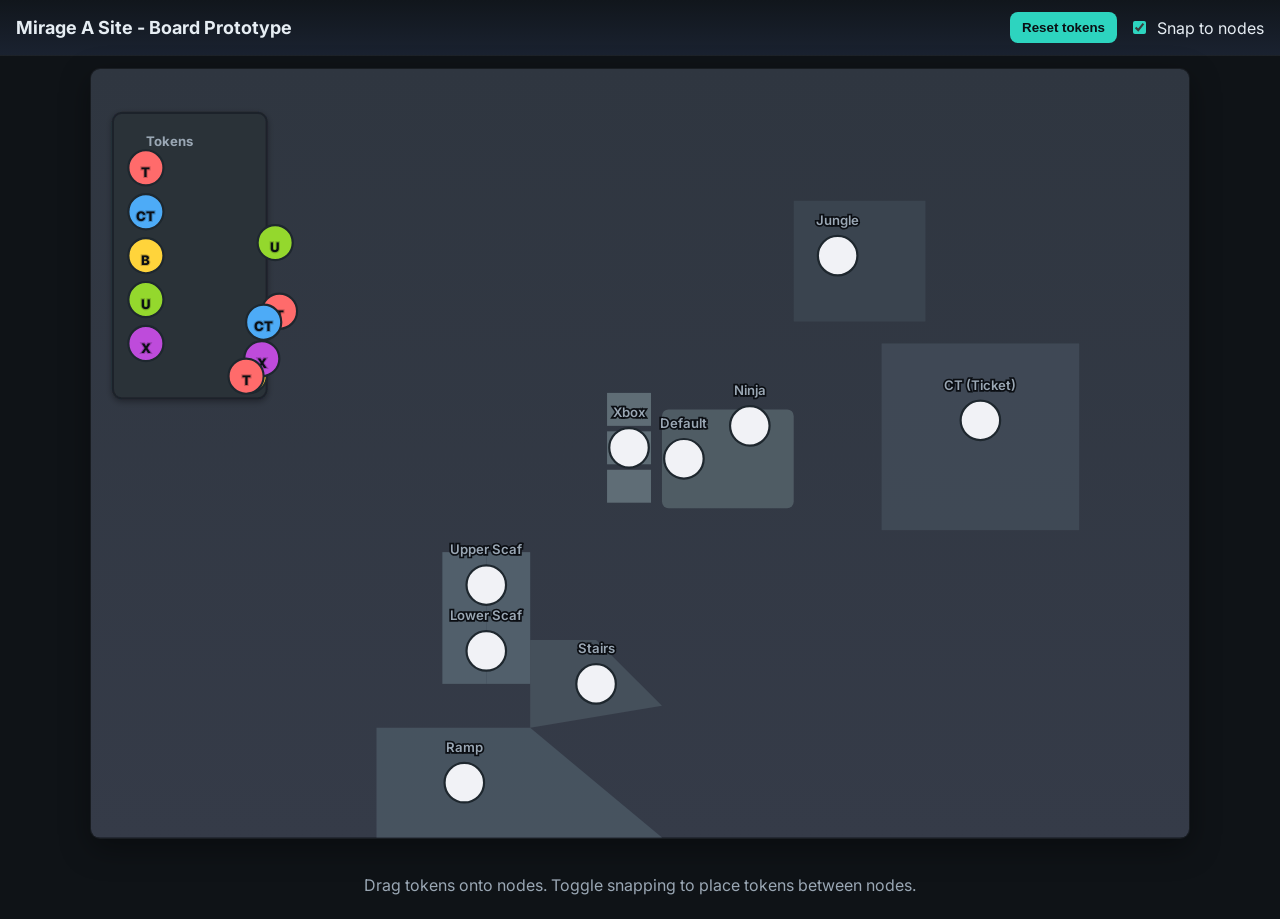
<file: mirage-board/index.html>
<!doctype html>
<html lang="en">
  <head>
    <meta charset="utf-8" />
    <meta name="viewport" content="width=device-width, initial-scale=1" />
    <title>Mirage A Site - Board Prototype</title>
    <link rel="preconnect" href="https://fonts.googleapis.com">
    <link rel="preconnect" href="https://fonts.gstatic.com" crossorigin>
    <link href="https://fonts.googleapis.com/css2?family=Inter:wght@400;600;800&display=swap" rel="stylesheet">
    <link rel="stylesheet" href="styles.css" />
  </head>
  <body>
    <header class="app-header">
      <h1>Mirage A Site - Board Prototype</h1>
      <div class="controls">
        <button id="resetBtn" class="btn">Reset tokens</button>
        <label class="toggle">
          <input id="snapToggle" type="checkbox" checked />
          <span>Snap to nodes</span>
        </label>
      </div>
    </header>

    <main class="app-main">
      <div class="board-wrapper">
        <!-- SVG board: not to scale, but layout approximates key landmarks -->
        <svg id="board" viewBox="0 0 1000 700" xmlns="http://www.w3.org/2000/svg" aria-label="Mirage A Site Board">
          <!-- Background / floor plan approximation -->
          <defs>
            <linearGradient id="floorGradient" x1="0" y1="0" x2="0" y2="1">
              <stop offset="0%" stop-color="#2f3640" />
              <stop offset="100%" stop-color="#353b48" />
            </linearGradient>
            <filter id="shadow" x="-50%" y="-50%" width="200%" height="200%">
              <feDropShadow dx="0" dy="2" stdDeviation="3" flood-color="#000" flood-opacity="0.35" />
            </filter>
          </defs>

          <rect x="0" y="0" width="1000" height="700" fill="url(#floorGradient)" />

          <!-- Rough shapes to imply structures (stylized, not accurate) -->
          <!-- Tetris / Default box area -->
          <rect x="520" y="310" width="120" height="90" rx="6" ry="6" fill="#5c6b73" opacity="0.7" />
          <!-- Triple boxes near default -->
          <rect x="470" y="330" width="40" height="30" fill="#6b7b83" opacity="0.8" />
          <rect x="470" y="365" width="40" height="30" fill="#6b7b83" opacity="0.8" />
          <rect x="470" y="295" width="40" height="30" fill="#6b7b83" opacity="0.8" />

          <!-- Ticket/CT wall -->
          <rect x="720" y="250" width="180" height="170" fill="#414b57" opacity="0.9" />

          <!-- Jungle / Connector wall hint -->
          <rect x="640" y="120" width="120" height="110" fill="#3d4752" opacity="0.85" />

          <!-- Stairs wedge -->
          <polygon points="400,520 460,520 520,580 400,600" fill="#47535e" opacity="0.9" />

          <!-- Ramp corridor -->
          <polygon points="260,600 400,600 520,700 260,700" fill="#4b5966" opacity="0.8" />

          <!-- Scaffold left/right hints -->
          <rect x="320" y="440" width="40" height="120" fill="#55636f" opacity="0.9" />
          <rect x="360" y="440" width="40" height="120" fill="#55636f" opacity="0.9" />

          <!-- Node group -->
          <g id="nodes" fill="#f1f2f6" stroke="#1e272e" stroke-width="2">
            <!-- Coordinates are approximate; tweak in script if needed -->
            <g class="node" data-id="ramp" transform="translate(340,650)">
              <circle r="18" class="node-circle" />
              <text y="-28" class="node-label">Ramp</text>
            </g>
            <g class="node" data-id="stairs" transform="translate(460,560)">
              <circle r="18" class="node-circle" />
              <text y="-28" class="node-label">Stairs</text>
            </g>
            <g class="node" data-id="jungle" transform="translate(680,170)">
              <circle r="18" class="node-circle" />
              <text y="-28" class="node-label">Jungle</text>
            </g>
            <g class="node" data-id="ct" transform="translate(810,320)">
              <circle r="18" class="node-circle" />
              <text y="-28" class="node-label">CT (Ticket)</text>
            </g>
            <g class="node" data-id="default" transform="translate(540,355)">
              <circle r="18" class="node-circle" />
              <text y="-28" class="node-label">Default</text>
            </g>
            <g class="node" data-id="ninja" transform="translate(600,325)">
              <circle r="18" class="node-circle" />
              <text y="-28" class="node-label">Ninja</text>
            </g>
            <g class="node" data-id="xbox" transform="translate(490,345)">
              <circle r="18" class="node-circle" />
              <text y="-28" class="node-label">Xbox</text>
            </g>
            <g class="node" data-id="upper-scaf" transform="translate(360,470)">
              <circle r="18" class="node-circle" />
              <text y="-28" class="node-label">Upper Scaf</text>
            </g>
            <g class="node" data-id="lower-scaf" transform="translate(360,530)">
              <circle r="18" class="node-circle" />
              <text y="-28" class="node-label">Lower Scaf</text>
            </g>
          </g>

          <!-- Token spawn shelf (left) -->
          <g id="token-shelf" transform="translate(40,60)">
            <rect x="-20" y="-20" width="140" height="260" rx="8" ry="8" fill="#2b3139" stroke="#1e242b" stroke-width="2" filter="url(#shadow)"/>
            <text x="10" y="10" class="shelf-title">Tokens</text>
            <g class="token" data-color="#ff6b6b" transform="translate(10,30)">
              <circle r="16" fill="#ff6b6b" stroke="#1e272e" stroke-width="2" />
              <text x="0" y="5" class="token-text">T</text>
            </g>
            <g class="token" data-color="#4dabf7" transform="translate(10,70)">
              <circle r="16" fill="#4dabf7" stroke="#1e272e" stroke-width="2" />
              <text x="0" y="5" class="token-text">CT</text>
            </g>
            <g class="token" data-color="#ffd43b" transform="translate(10,110)">
              <circle r="16" fill="#ffd43b" stroke="#1e272e" stroke-width="2" />
              <text x="0" y="5" class="token-text">B</text>
            </g>
            <g class="token" data-color="#94d82d" transform="translate(10,150)">
              <circle r="16" fill="#94d82d" stroke="#1e272e" stroke-width="2" />
              <text x="0" y="5" class="token-text">U</text>
            </g>
            <g class="token" data-color="#be4bdb" transform="translate(10,190)">
              <circle r="16" fill="#be4bdb" stroke="#1e272e" stroke-width="2" />
              <text x="0" y="5" class="token-text">X</text>
            </g>
          </g>
        </svg>
      </div>
    </main>

    <footer class="app-footer">
      <div>Drag tokens onto nodes. Toggle snapping to place tokens between nodes.</div>
    </footer>

    <script src="script.js"></script>
  </body>
  </html>
</file>
<file: mirage-board/styles.css>
:root {
  --bg: #0f1317;
  --panel: #11161c;
  --panel-2: #1a2230;
  --text: #e6edf3;
  --muted: #9aa7b4;
  --accent: #2dd4bf;
}

* { box-sizing: border-box; }

html, body {
  margin: 0;
  padding: 0;
  height: 100%;
  background: var(--bg);
  color: var(--text);
  font-family: Inter, ui-sans-serif, system-ui, -apple-system, Segoe UI, Roboto, "Helvetica Neue", Arial, "Noto Sans", "Apple Color Emoji", "Segoe UI Emoji";
}

.app-header {
  display: flex;
  align-items: center;
  justify-content: space-between;
  gap: 1rem;
  padding: 12px 16px;
  background: linear-gradient(180deg, var(--panel), var(--panel-2));
  border-bottom: 1px solid rgba(255,255,255,0.05);
}

.app-header h1 {
  font-size: 18px;
  margin: 0;
}

.controls {
  display: flex;
  align-items: center;
  gap: 12px;
}

.btn {
  background: var(--accent);
  color: #0a0f14;
  border: none;
  padding: 8px 12px;
  border-radius: 8px;
  font-weight: 700;
  cursor: pointer;
}

.btn:hover { filter: brightness(0.95); }

.toggle { display: inline-flex; align-items: center; gap: 8px; cursor: pointer; }
.toggle input { accent-color: var(--accent); cursor: pointer; }

.app-main {
  padding: 12px 16px 24px;
}

.board-wrapper {
  width: 100%;
  max-width: 1100px;
  margin: 0 auto;
  background: #0b0f14;
  border: 1px solid rgba(255,255,255,0.06);
  border-radius: 10px;
  overflow: hidden;
  box-shadow: 0 10px 30px rgba(0,0,0,0.35);
}

svg#board { width: 100%; height: auto; display: block; }

.node-label {
  fill: var(--muted);
  font-size: 12px;
  font-weight: 600;
  text-anchor: middle;
  paint-order: stroke;
  stroke: #0b0e13;
  stroke-width: 3px;
}

.node .node-circle { fill: #f1f2f6; }
.node.active .node-circle { fill: var(--accent); }
.node:hover .node-circle { filter: brightness(0.95); }

.shelf-title {
  fill: var(--muted);
  font-size: 12px;
  font-weight: 700;
}

.token .token-text {
  fill: #0b0f14;
  font-size: 12px;
  font-weight: 800;
  text-anchor: middle;
  dominant-baseline: middle;
  paint-order: stroke;
  stroke: rgba(0,0,0,0.2);
  stroke-width: 2px;
}

.app-footer {
  padding: 12px 16px 24px;
  color: var(--muted);
  text-align: center;
}

/* Dragging affordances */
.dragging {
  cursor: grabbing !important;
}
</file>
